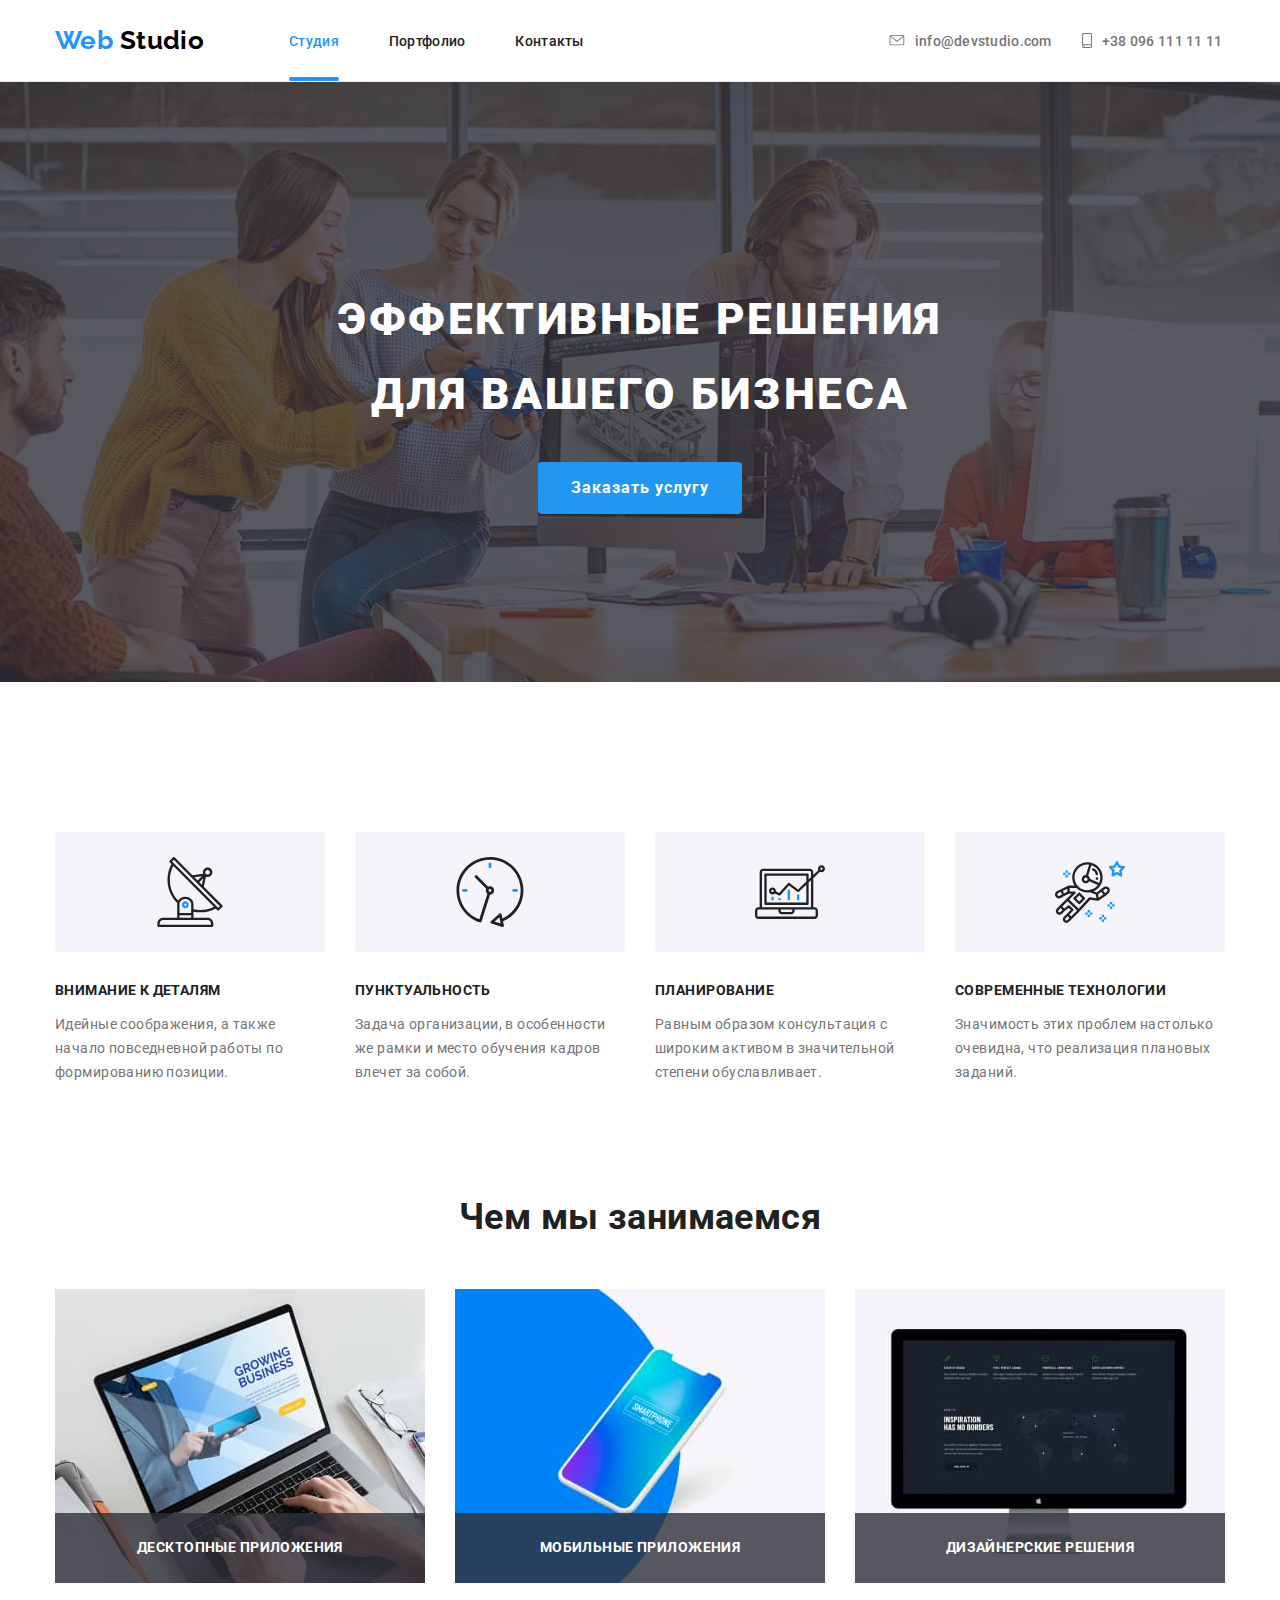
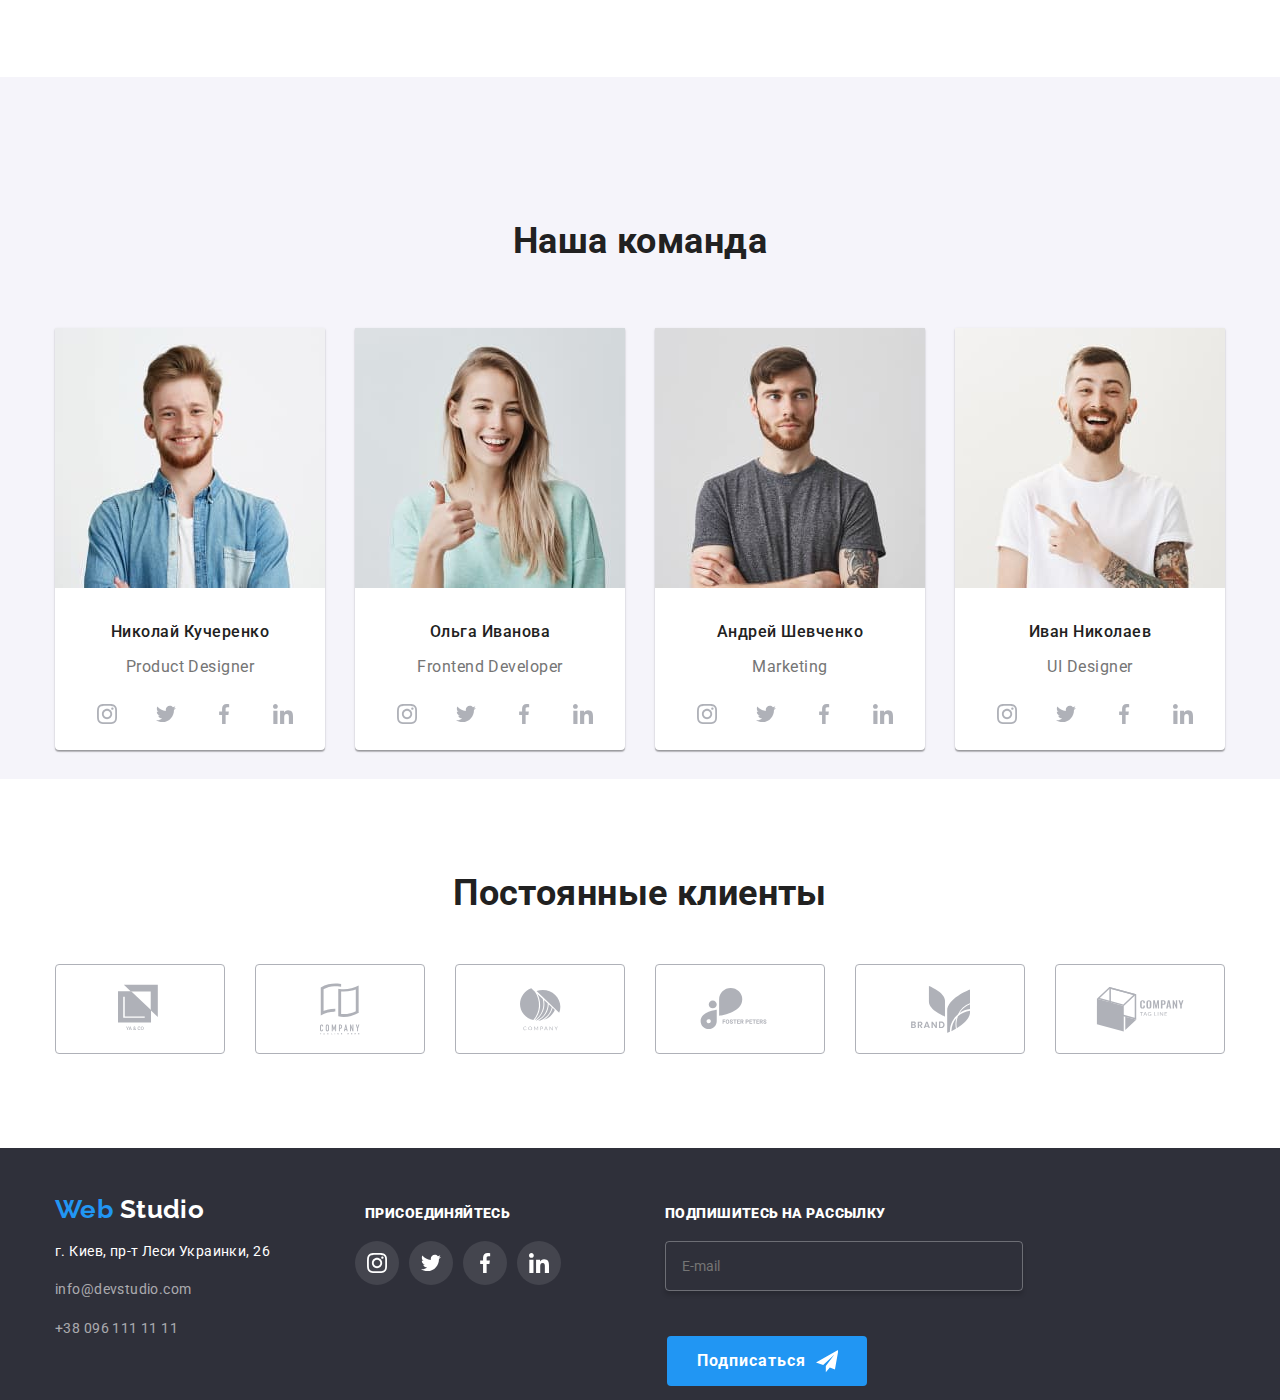
<file: index.html>
<!DOCTYPE html>
<html lang="ru">
  <head>
    <meta charset="UTF-8" />
    <meta name="viewport" content="width=device-width, initial-scale=1.0" />
    <title>Вебстудия</title>
    <link
      href="https://fonts.googleapis.com/css2?family=Raleway:wght@700&family=Roboto:wght@400;500;700&display=swap"
      rel="stylesheet"
    />
    <link
      rel="stylesheet"
      href="https://cdnjs.cloudflare.com/ajax/libs/modern-normalize/0.6.0/modern-normalize.min.css"
    />
    <link rel="stylesheet" href="./css/style.css" />
  </head>
  <body>
    <!--Шапка сайта-->
    <header class="page-header">
      <div class="container-header">
        <nav class="container main-nav">
          <a href="./index.html" class="logo"
            >Web<span class="logo header"> Studio</span></a
          >
          <ul class="site-nav list">
            <li class="item">
              <a href="./index.html" class="link-current">Студия</a>
            </li>
            <li class="item">
              <a href="./portfolio.html" class="link">Портфолио</a>
            </li>
            <li class="item"><a href="" class="link">Контакты</a></li>
          </ul>
        </nav>
        <ul class="contacts list">
          <li class="item envelope">
            <a
              class="link-list"
              href="mailto:info@devstudio.com"
              aria-label="Отправить имейл"
            >
              <svg class="adress-icon" width="16" height="11">
                <use href="./img/sprite.svg#envelope"></use>
              </svg>
              info@devstudio.com</a
            >
          </li>
          <li class="item smartphone">
            <a href="tel:+380961111111" class="link-list" aria-label="Позвонить"
              ><svg class="adress-icon" width="10" height="15">
                <use href="./img/sprite.svg#smartphone"></use>
              </svg>
              +38 096 111 11 11</a
            >
          </li>
        </ul>
      </div>
    </header>

    <main>
      <!-- Герой -->
      <section class="hero">
        <div class="box">
          <h1 class="hero-title">
            Эффективные решения<br />
            для вашего бизнеса
          </h1>
          <button data-modal-open class="button primary">
            Заказать услугу
          </button>
          </div>
        </div>
      </section>

      <!-- Преимущества -->
      <section class="section">
        <div class="features-container">
          <h2 class="section-title invisible">Преимущества</h2>

          <ul class="features">
            <li class="features-item">
              <div class="features-icon-container">
                <svg class="features-icon">
                  <use href="./img/sprite.svg#antenna"></use>
                </svg>
              </div>
              <h3 class="title">Внимание к деталям</h3>
              <p class="feature">
                Идейные соображения, а также начало повседневной работы по
                формированию позиции.
              </p>
            </li>
            <li class="features-item">
              <div class="features-icon-container">
                <svg class="features-icon">
                  <use href="./img/sprite.svg#clock"></use>
                </svg>
              </div>
              <h3 class="title">Пунктуальность</h3>
              <p class="feature">
                Задача организации, в особенности же рамки и место обучения
                кадров влечет за собой.
              </p>
            </li>
            <li class="features-item">
              <div class="features-icon-container">
                <svg class="features-icon">
                  <use href="./img/sprite.svg#diagram"></use>
                </svg>
              </div>
              <h3 class="title">Планирование</h3>
              <p class="feature">
                Равным образом консультация с широким активом в значительной
                степени обуславливает.
              </p>
            </li>
            <li class="features-item">
              <div class="features-icon-container">
                <svg class="features-icon">
                  <use href="./img/sprite.svg#astronaut"></use>
                </svg>
              </div>
              <h3 class="title">Современные технологии</h3>
              <p class="feature">
                Значимость этих проблем настолько очевидна, что реализация
                плановых заданий.
              </p>
            </li>
          </ul>
        </div>
      </section>

      <!-- Чем мы занимаемся -->
      <section class="section">
        <div class="container-occupation">
          <h2 class="section-title">Чем мы занимаемся</h2>
          <ul class="occupation-list">
            <li class="occupation-item">
              <img
                class="occupation-img"
                src="./img/box1.jpg"
                alt="Десктопные приложения"
                width="370"
              />
              >
              <h3 class="occupation-title">Десктопные приложения</h3>
            </li>
            <li class="occupation-item">
              <img
                class="occupation-img"
                src="./img/box2.jpg"
                alt="Мобильные приложения"
                width="370"
              />
              <h3 class="occupation-title">Мобильные приложения</h3>
            </li>
            <li class="occupation-item">
              <img
                class="occupation-img"
                src="./img/box3.jpg"
                alt="Дизайнерские решения"
                width="370"
              />
              <h3 class="occupation-title">Дизайнерские решения</h3>
            </li>
          </ul>
        </div>
      </section>

      <!-- Наша команда -->
      <section class="section team">
        <h2 class="section-title header">Наша команда</h2>
        <div class="ourteam">
          <ul class="team-list">
            <li class="team-item">
              <img
                src="./img/img(1).jpg"
                alt="Николай Кучеренко Продакт дизайнер компании"
              />
              <h3 class="team-title">Николай Кучеренко</h3>
              <p class="profession">
                <a lang="en">Product Designer</a>
              </p>
            </li>

            <li class="sociallinks-item">
              <a
                class="social-links"
                href="https://www.instagram.com/"
                aria-label="Ссылка на Instagram"
                ><svg class="social-icon">
                  <use href="./img/sprite.svg#instagram"></use>
                </svg>
              </a>
            </li>
            <li class="sociallinks-item">
              <a
                class="social-links"
                href="https://twitter.com/"
                aria-label="Ссылка на Twitter"
                ><svg class="social-icon">
                  <use href="./img/sprite.svg#twitter"></use>
                </svg>
              </a>
            </li>
            <li class="sociallinks-item">
              <a
                class="social-links"
                href="https://www.facebook.com/"
                aria-label="Ссылка на Facebook"
                ><svg class="social-icon">
                  <use href="./img/sprite.svg#facebook"></use>
                </svg>
              </a>
            </li>
            <li class="sociallinks-item">
              <a
                class="social-links"
                href="https://www.linkedin.com/"
                aria-label="Ссылка на LinkedIn"
                ><svg class="social-icon">
                  <use href="./img/sprite.svg#linkedin"></use>
                </svg>
              </a>
            </li>
          </ul>
          <ul class="team-list">
            <li class="team-item">
              <img
                src="./img/img(2).jpg"
                alt="Ольга Иванова Фронтенд разработчик компании"
              />
              <h3 class="team-title">Ольга Иванова</h3>
              <p class="profession">
                <a lang="en">Frontend Developer</a>
              </p>
            </li>

            <li class="sociallinks-item">
              <a
                class="social-links"
                href="https://www.instagram.com/"
                aria-label="Ссылка на Instagram"
                ><svg class="social-icon">
                  <use href="./img/sprite.svg#instagram"></use>
                </svg>
              </a>
            </li>
            <li class="sociallinks-item">
              <a
                class="social-links"
                href="https://twitter.com/"
                aria-label="Ссылка на Twitter"
                ><svg class="social-icon">
                  <use href="./img/sprite.svg#twitter"></use>
                </svg>
              </a>
            </li>
            <li class="sociallinks-item">
              <a
                class="social-links"
                href="https://www.facebook.com/"
                aria-label="Ссылка на Facebook"
                ><svg class="social-icon">
                  <use href="./img/sprite.svg#facebook"></use>
                </svg>
              </a>
            </li>
            <li class="sociallinks-item">
              <a
                class="social-links"
                href="https://www.linkedin.com/"
                aria-label="Ссылка на LinkedIn"
                ><svg class="social-icon">
                  <use href="./img/sprite.svg#linkedin"></use>
                </svg>
              </a>
            </li>
          </ul>

          <ul class="team-list">
            <li class="team-item">
              <img
                src="./img/img(3).jpg"
                alt="Андрей Шевченко маркетолог компании"
              />
              <h3 class="team-title">Андрей Шевченко</h3>
              <p class="profession">
                <a lang="en">Marketing</a>
              </p>
            </li>

            <li class="sociallinks-item">
              <a
                class="social-links"
                href="https://www.instagram.com/"
                aria-label="Ссылка на Instagram"
                ><svg class="social-icon">
                  <use href="./img/sprite.svg#instagram"></use>
                </svg>
              </a>
            </li>
            <li class="sociallinks-item">
              <a
                class="social-links"
                href="https://twitter.com/"
                aria-label="Ссылка на Twitter"
                ><svg class="social-icon">
                  <use href="./img/sprite.svg#twitter"></use>
                </svg>
              </a>
            </li>
            <li class="sociallinks-item">
              <a
                class="social-links"
                href="https://www.facebook.com/"
                aria-label="Ссылка на Facebook"
                ><svg class="social-icon">
                  <use href="./img/sprite.svg#facebook"></use>
                </svg>
              </a>
            </li>
            <li class="sociallinks-item">
              <a
                class="social-links"
                href="https://www.linkedin.com/"
                aria-label="Ссылка на LinkedIn"
                ><svg class="social-icon">
                  <use href="./img/sprite.svg#linkedin"></use>
                </svg>
              </a>
            </li>
          </ul>
          <ul class="team-list">
            <li class="team-item">
              <img
                src="./img/img(4).jpg"
                alt="Иван Николаев дизайнер компании"
              />
              <h3 class="team-title">Иван Николаев</h3>
              <p class="profession">
                <a lang="en">UI Designer</a>
              </p>
            </li>

            <li class="sociallinks-item">
              <a
                class="social-links"
                href="https://www.instagram.com/"
                aria-label="Ссылка на Instagram"
                ><svg class="social-icon">
                  <use href="./img/sprite.svg#instagram"></use>
                </svg>
              </a>
            </li>
            <li class="sociallinks-item">
              <a
                class="social-links"
                href="https://twitter.com/"
                aria-label="Ссылка на Twitter"
                ><svg class="social-icon">
                  <use href="./img/sprite.svg#twitter"></use>
                </svg>
              </a>
            </li>
            <li class="sociallinks-item">
              <a
                class="social-links"
                href="https://www.facebook.com/"
                aria-label="Ссылка на Facebook"
                ><svg class="social-icon">
                  <use href="./img/sprite.svg#facebook"></use>
                </svg>
              </a>
            </li>
            <li class="sociallinks-item">
              <a
                class="social-links"
                href="https://www.linkedin.com/"
                aria-label="Ссылка на LinkedIn"
                ><svg class="social-icon">
                  <use href="./img/sprite.svg#linkedin"></use>
                </svg>
              </a>
            </li>
          </ul>
        </div>
      </section>

      <!-- Постоянные клиенты -->
      <section class="section">
        <div class="container-clients">
          <h2 class="section-title">Постоянные клиенты</h2>
          <ul class="clients-list">
            <li class="clients-item">
              <a class="clients-link" href="" aria-label="Логотип компании">
                <svg class="clients-icon" width="44" height="50">
                  <use href="./img/sprite.svg#logo1"></use>
                </svg>
              </a>
            </li>
            <li class="clients-item">
              <a class="clients-link" href="" aria-label="Логотип компании">
                <svg class="clients-icon" width="40" height="52">
                  <use href="./img/sprite.svg#logo2"></use>
                </svg>
              </a>
            </li>
            <li class="clients-item">
              <a class="clients-link" href="" aria-label="Логотип компании">
                <svg class="clients-icon" width="41" height="43">
                  <use href="./img/sprite.svg#logo3"></use>
                </svg>
              </a>
            </li>
            <li class="clients-item">
              <a class="clients-link" href="" aria-label="Логотип компании">
                <svg class="clients-icon" width="80" height="42">
                  <use href="./img/sprite.svg#logo4"></use>
                </svg>
              </a>
            </li>
            <li class="clients-item">
              <a class="clients-link" href="" aria-label="Логотип компании">
                <svg class="clients-icon" width="59" height="47">
                  <use href="./img/sprite.svg#logo5"></use>
                </svg>
              </a>
            </li>
            <li class="clients-item">
              <a class="clients-link" href="" aria-label="Логотип компании">
                <svg class="clients-icon" width="89" height="45">
                  <use href="./img/sprite.svg#logo6"></use>
                </svg>
              </a>
            </li>
          </ul>
        </div>
      </section>
    </main>

    <!-- Футер -->
    <footer class="footer">
      <div class="footer-container">
        <div class="footer-address">
          <a href="./index.html" class="logo"
            >Web<span class="logo footer"> Studio</span></a
          >
          <address class="address">
            <p class="address-title">г. Киев, пр-т Леси Украинки, 26</p>
            <p>
              <a class="address-link" href="mailto:info@devstudio.com"
                >info@devstudio.com</a
              >
            </p>
            <p>
              <a class="address-link" href="tel:+380961111111"
                >+38 096 111 11 11</a
              >
            </p>
          </address>
        </div>
        <div class="social-container">
          <span class="footer-title"><b>Присоединяйтесь</b></span>
          <ul class="social-network list">
            <li class="social-icon-list">
              <a
                class="social-links-footer"
                href="https://www.instagram.com/"
                aria-label="Ссылка на Instagram"
              >
                <svg class="social-links-icon">
                  <use href="./img/sprite.svg#instagram"></use>
                </svg>
              </a>
            </li>
            <li class="social-icon-list">
              <a
                class="social-links-footer"
                href="https://twitter.com/"
                aria-label="Ссылка на Twitter"
                ><svg class="social-links-icon">
                  <use href="./img/sprite.svg#twitter"></use>
                </svg>
              </a>
            </li>
            <li class="social-icon-list">
              <a
                class="social-links-footer"
                href="https://www.facebook.com/"
                aria-label="Ссылка на Facebook"
              >
                <svg class="social-links-icon">
                  <use href="./img/sprite.svg#facebook"></use>
                </svg>
              </a>
            </li>
            <li class="social-icon-list">
              <a
                class="social-links-footer"
                href="https://www.linkedin.com/"
                aria-label="Ссылка на LinkedIn"
              >
                <svg class="social-links-icon">
                  <use href="./img/sprite.svg#linkedin"></use>
                </svg>
              </a>
            </li>
          </ul>
        </div>
        <div class="subscribe-conteiner">
          <span class="footer-title"><b>Подпишитесь на рассылку</b></span>
          <form class="footer-form">
            <label class="footer-form-label">
              <input
                type="email"
                class="footer-form-input"
                name="name"
                placeholder="E-mail"
              />
            </label>
            <button class="button secondary" href="" aria-label="Подписаться">
              Подписаться
              <svg class="icon-send">
                <use href="./img/sprite.svg#icon_send"></use>
              </svg>
            </button>
          </form>
        </div>
      </div>
    </footer>

<!-- Модальное окно -->

  <div data-modal class="backdrop is-hidden">
        <div class="modal">
  <button type="button" class="form-close" data-modal-close><svg class="form-icon-close">
    <use href="./img/sprite.svg#close"></use>
  </svg></button>
  <h1 class="form-header">
    Оставьте свои данные, мы вам перезвоним
  </h1>
  <form autocomplete="on" class="form data-form">
  <div class="form-field">
      
    <input type="text" class="form-input" name="name" id="name" placeholder=" " autocomplete="name"/>
         <label for="name" class="form-label">Имя</label>
          <svg class="form-icon">
            <use href="./img/sprite.svg#name"></use>
          </svg>
  </div>
  <div class="form-field">
        <input type="tel" class="form-input" name="tel" id="tel" placeholder=" " autocomplete="tel"/>
    <label for="tel" class="form-label">Телефон</label>
    <svg class="form-icon">
      <use href="./img/sprite.svg#tel"></use>
    </svg>
  </div>
  <div class="form-field">
    <input type="email" class="form-input" name="mail" id="mail" placeholder=" " autocomplete="email"/>
    <label for="mail" class="form-label">Почта</label>
        <svg class="form-icon">
          <use href="./img/sprite.svg#email"></use>
        </svg>
  </div>
  <div class="form-field">
  <label for="comment"></label>
  <textarea class="comment" name="comment" id="comment" rows="5" cols="45" placeholder="Комментарий" autocomplete="off"></textarea>
  </div>
  <div class="policy">
  <label class="checkbox-label">
  <input class="checkbox" type="checkbox" name="policy" value="policy" />
  <span class="policy-icon">Соглашаюсь с рассылкой и принимаю <a class="policy-link" href="index.html">Условия договора</a></span>
  </label>
  </div>
  <button class="button primary form-submit" type="submit">
    Отправить
  </button>
    
  </div>
  </form>
      <script>
      const { height: pageHeaderHeight } = document
        .querySelector(".page-header")
        .getBoundingClientRect();
      document.body.style.paddingTop = `${pageHeaderHeight}px`;
    </script>

    <script>
      (() => {
        document
          .querySelector(".js-speaker-form")
          .addEventListener("submit", (e) => {
            e.preventDefault();
            new FormData(e.currentTarget).forEach((value, name) =>
              console.log("${name}: ${value}")
            );
          });
      })();
    </script>

    <script src="./js/modal.js"></script>
  </body>
</html>
</file>
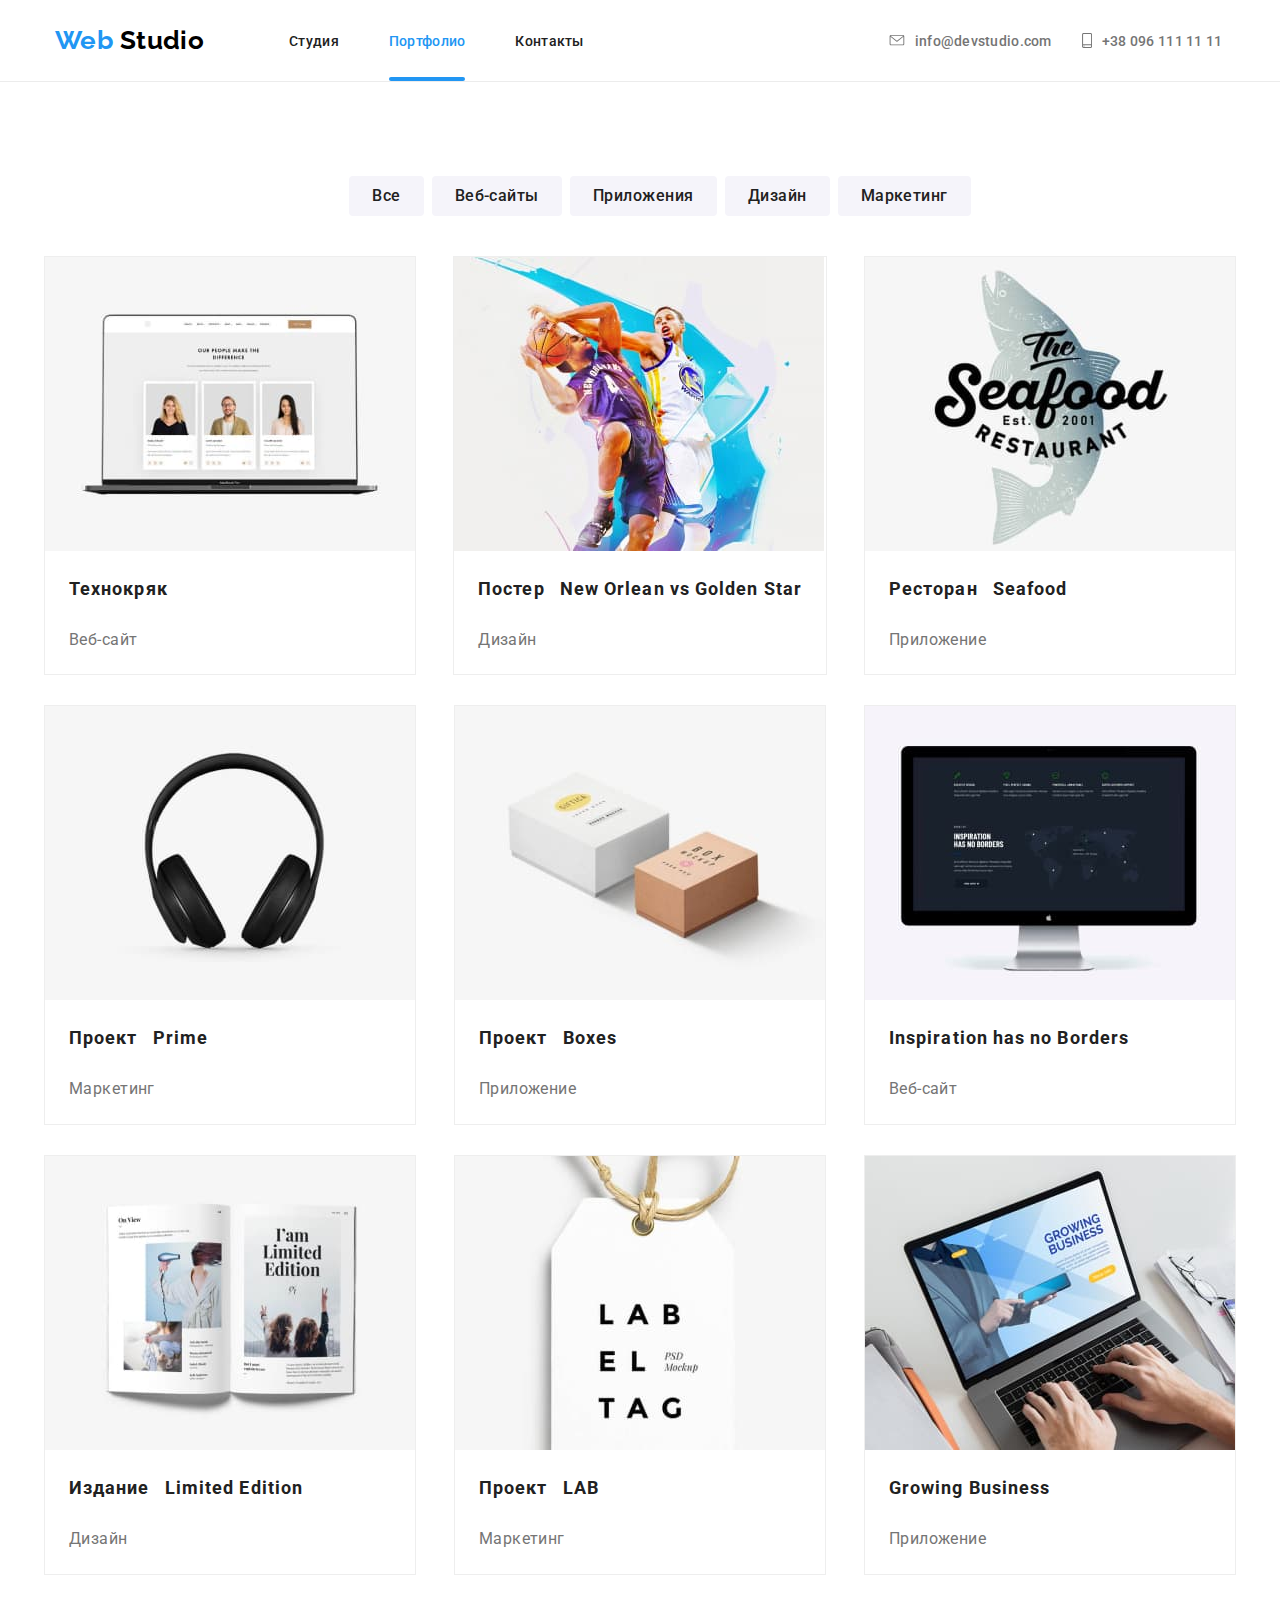
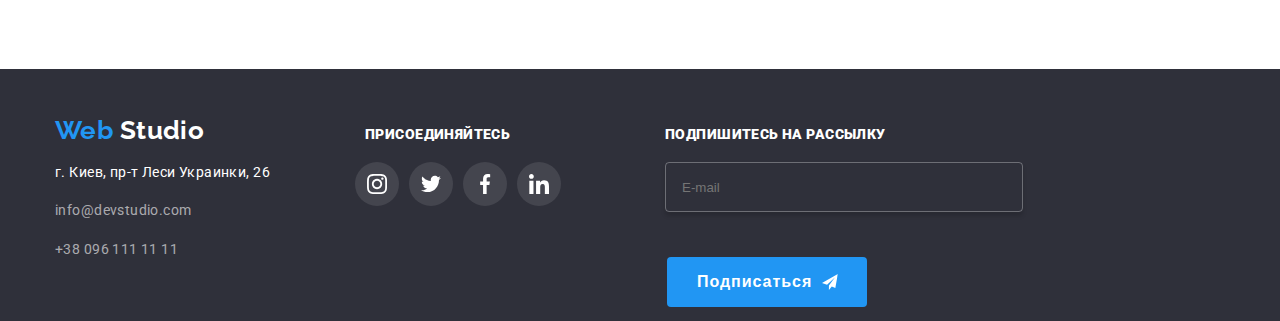
<file: portfolio.html>
<!DOCTYPE html>
<html lang="ru">
  <head>
    <meta charset="UTF-8" />
    <meta name="viewport" content="width=device-width, initial-scale=1.0" />
    <title>Вебстудия</title>
    <link
      href="https://fonts.googleapis.com/css2?family=Raleway:wght@700&family=Roboto:wght@400;500;700&display=swap"
      rel="stylesheet"
    />
    <link rel="stylesheet" href="./css/style.css" />
  </head>
  <body>
    <!--Шапка сайта-->
    <header class="page-header">
      <div class="container-header">
        <nav class="container main-nav">
          <a href="./index.html" class="logo"
            >Web<span class="logo header"> Studio</span></a
          >
          <ul class="site-nav list">
            <li class="item">
              <a href="./index.html" class="link">Студия</a>
            </li>
            <li class="item">
              <a href="./portfolio.html" class="link-current">Портфолио</a>
            </li>
            <li class="item"><a href="" class="link">Контакты</a></li>
          </ul>
        </nav>
        <ul class="contacts list">
          <li class="item envelope">
            <a
              class="link-list"
              href="mailto:info@devstudio.com"
              aria-label="Отправить имейл"
            >
              <svg class="adress-icon" width="16" height="11">
                <use href="./img/sprite.svg#envelope"></use>
              </svg>
              info@devstudio.com</a
            >
          </li>
          <li class="item smartphone">
            <a href="tel:+380961111111" class="link-list" aria-label="Позвонить"
              ><svg class="adress-icon" width="10" height="15">
                <use href="./img/sprite.svg#smartphone"></use>
              </svg>
              +38 096 111 11 11</a
            >
          </li>
        </ul>
      </div>
    </header>

    <main>
      <!-- Портфолио навигация -->
      <section>
        <h1 class="section-title invisible">Портфолио навигация</h1>
        <div class="container-portfolionav">
          <nav>
            <ul class="porfolio-nav">
              <li class="porfolio-item">
                <buttonn type="buttonn" class="porfolio-link">Все</buttonn>
              </li>
              <li class="porfolio-item">
                <buttonn type="buttonn" class="porfolio-link"
                  >Веб-сайты</buttonn
                >
              </li>
              <li class="porfolio-item">
                <buttonn type="buttonn" class="porfolio-link"
                  >Приложения</buttonn
                >
              </li>
              <li class="porfolio-item">
                <buttonn type="buttonn" class="porfolio-link">Дизайн</buttonn>
              </li>
              <li class="porfolio-item">
                <buttonn type="buttonn" class="porfolio-link"
                  >Маркетинг</buttonn
                >
              </li>
            </ul>
          </nav>
        </div>
      </section>

      <!-- Портфолио -->

      <section>
        <h2 class="section-title invisible">Портфолио</h2>
        <div class="container-portfolio">
          <ul class="features-portfolio">
            <li class="features-list">
              <a class="portfolio-card" href="">
                <div class="thumb">
                  <img
                    class="porfolio-img"
                    src="./img/img_1.jpg"
                    alt="Технокряк"
                    width="370"
                  />
                  <p class="subtext-portfolio">
                    Технокряк это современная площадка распространения
                    коронавируса. Компании используют эту платформу для
                    цифрового шпионажа и атак на защищённые сервера конкурентов.
                  </p>
                </div>
                <div class="container-subtitle">
                  <h3 class="title-portfolio">Технокряк</h3>
                  <p class="subtitle-portfolio">Веб-сайт</p>
                </div>
              </a>
            </li>

            <li class="features-list">
              <a class="portfolio-card" href="">
                <div class="thumb">
                  <img
                    class="porfolio-img"
                    src="./img/img_2.jpg"
                    alt="Постер New Orlean vs Golden Star"
                    width="370"
                  />
                  <p class="subtext-portfolio">
                    Технокряк это современная площадка распространения
                    коронавируса. Компании используют эту платформу для
                    цифрового шпионажа и атак на защищённые сервера конкурентов.
                  </p>
                </div>
                <div class="container-subtitle">
                  <h3 class="title-portfolio">
                    Постер &nbsp;
                    <span lang="en">New Orlean vs Golden Star</span>
                  </h3>
                  <p class="subtitle-portfolio">Дизайн</p>
                </div>
              </a>
            </li>

            <li class="features-list">
              <a class="portfolio-card" href="">
                <div class="thumb">
                  <img
                    class="porfolio-img"
                    src="./img/img_3.jpg"
                    alt="Ресторан Seafood"
                    width="370"
                  />
                  <p class="subtext-portfolio">
                    Технокряк это современная площадка распространения
                    коронавируса. Компании используют эту платформу для
                    цифрового шпионажа и атак на защищённые сервера конкурентов.
                  </p>
                </div>
                <div class="container-subtitle">
                  <h3 class="title-portfolio">
                    Ресторан &nbsp; <span lang="en">Seafood</span>
                  </h3>
                  <p class="subtitle-portfolio">Приложение</p>
                </div>
              </a>
            </li>

            <li class="features-list">
              <a class="portfolio-card" href="">
                <div class="thumb">
                  <img
                    class="porfolio-img"
                    src="./img/img_4.jpg"
                    alt="Проект Prime"
                    width="370"
                  />
                  <p class="subtext-portfolio">
                    Технокряк это современная площадка распространения
                    коронавируса. Компании используют эту платформу для
                    цифрового шпионажа и атак на защищённые сервера конкурентов.
                  </p>
                </div>
                <div class="container-subtitle">
                  <h3 class="title-portfolio">
                    Проект &nbsp; <span lang="en">Prime</span>
                  </h3>
                  <p class="subtitle-portfolio">Маркетинг</p>
                </div>
              </a>
            </li>

            <li class="features-list">
              <a class="portfolio-card" href="">
                <div class="thumb">
                  <img
                    class="porfolio-img"
                    src="./img/img_5.jpg"
                    alt="Проект Boxes"
                    width="370"
                  />
                  <p class="subtext-portfolio">
                    Технокряк это современная площадка распространения
                    коронавируса. Компании используют эту платформу для
                    цифрового шпионажа и атак на защищённые сервера конкурентов.
                  </p>
                </div>
                <div class="container-subtitle">
                  <h3 class="title-portfolio">
                    Проект &nbsp; <span lang="en">Boxes</span>
                  </h3>
                  <p class="subtitle-portfolio">Приложение</p>
                </div>
              </a>
            </li>

            <li class="features-list">
              <a class="portfolio-card" href="">
                <div class="thumb">
                  <img
                    class="porfolio-img"
                    src="./img/img_6.jpg"
                    alt="Inspiration has no Borders"
                    width="370"
                  />
                  <p class="subtext-portfolio">
                    Технокряк это современная площадка распространения
                    коронавируса. Компании используют эту платформу для
                    цифрового шпионажа и атак на защищённые сервера конкурентов.
                  </p>
                </div>
                <div class="container-subtitle">
                  <h3 class="title-portfolio">
                    <span lang="en">Inspiration has no Borders</span>
                  </h3>
                  <p class="subtitle-portfolio">Веб-сайт</p>
                </div>
              </a>
            </li>

            <li class="features-list">
              <a class="portfolio-card" href="">
                <div class="thumb">
                  <img
                    class="porfolio-img"
                    src="./img/img_7.jpg"
                    alt="Издание Limited Edition"
                    width="370"
                  />
                  <p class="subtext-portfolio">
                    Технокряк это современная площадка распространения
                    коронавируса. Компании используют эту платформу для
                    цифрового шпионажа и атак на защищённые сервера конкурентов.
                  </p>
                </div>
                <div class="container-subtitle">
                  <h3 class="title-portfolio">
                    Издание &nbsp; <span lang="en">Limited Edition</span>
                  </h3>
                  <p class="subtitle-portfolio">Дизайн</p>
                </div>
              </a>
            </li>

            <li class="features-list">
              <a class="portfolio-card" href="">
                <div class="thumb">
                  <img
                    class="porfolio-img"
                    src="./img/img_8.jpg"
                    alt="Проект LAB"
                    width="370"
                  />
                  <p class="subtext-portfolio">
                    Технокряк это современная площадка распространения
                    коронавируса. Компании используют эту платформу для
                    цифрового шпионажа и атак на защищённые сервера конкурентов.
                  </p>
                </div>
                <div class="container-subtitle">
                  <h3 class="title-portfolio">
                    Проект &nbsp; <span lang="en">LAB</span>
                  </h3>
                  <p class="subtitle-portfolio">Маркетинг</p>
                </div>
              </a>
            </li>

            <li class="features-list">
              <a class="portfolio-card" href="">
                <div class="thumb">
                  <img
                    class="porfolio-img"
                    src="./img/img_9.jpg"
                    alt="Growing Business"
                    width="370"
                  />
                  <p class="subtext-portfolio">
                    Технокряк это современная площадка распространения
                    коронавируса. Компании используют эту платформу для
                    цифрового шпионажа и атак на защищённые сервера конкурентов.
                  </p>
                </div>
                <div class="container-subtitle">
                  <h3 class="title-portfolio">
                    <span lang="en">Growing Business</span>
                  </h3>
                  <p class="subtitle-portfolio">Приложение</p>
                </div>
              </a>
            </li>
          </ul>
        </div>
      </section>
    </main>

    <!-- Футер -->
    <footer class="footer">
      <div class="footer-container">
        <div class="footer-address">
          <a href="./index.html" class="logo"
            >Web<span class="logo footer"> Studio</span></a
          >
          <address class="address">
            <p class="address-title">г. Киев, пр-т Леси Украинки, 26</p>
            <p>
              <a class="address-link" href="mailto:info@devstudio.com"
                >info@devstudio.com</a
              >
            </p>
            <p>
              <a class="address-link" href="tel:+380961111111"
                >+38 096 111 11 11</a
              >
            </p>
          </address>
        </div>
        <div class="social-container">
          <span class="footer-title"><b>Присоединяйтесь</b></span>
          <ul class="social-network list">
            <li class="social-icon-list">
              <a
                class="social-links-footer"
                href="https://www.instagram.com/"
                aria-label="Ссылка на Instagram"
              >
                <svg class="social-links-icon">
                  <use href="./img/sprite.svg#instagram"></use>
                </svg>
              </a>
            </li>
            <li class="social-icon-list">
              <a
                class="social-links-footer"
                href="https://twitter.com/"
                aria-label="Ссылка на Twitter"
                ><svg class="social-links-icon">
                  <use href="./img/sprite.svg#twitter"></use>
                </svg>
              </a>
            </li>
            <li class="social-icon-list">
              <a
                class="social-links-footer"
                href="https://www.facebook.com/"
                aria-label="Ссылка на Facebook"
              >
                <svg class="social-links-icon">
                  <use href="./img/sprite.svg#facebook"></use>
                </svg>
              </a>
            </li>
            <li class="social-icon-list">
              <a
                class="social-links-footer"
                href="https://www.linkedin.com/"
                aria-label="Ссылка на LinkedIn"
              >
                <svg class="social-links-icon">
                  <use href="./img/sprite.svg#linkedin"></use>
                </svg>
              </a>
            </li>
          </ul>
        </div>
        <div class="subscribe-conteiner">
          <span class="footer-title"><b>Подпишитесь на рассылку</b></span>
          <form class="footer-form">
            <label class="footer-form-label">
              <input
                type="email"
                class="footer-form-input"
                name="name"
                placeholder="E-mail"
              />
            </label>
            <button class="button secondary" href="" aria-label="Подписаться">
              Подписаться
              <svg class="icon-send">
                <use href="./img/sprite.svg#icon_send"></use>
              </svg>
            </button>
          </form>
        </div>
      </div>
    </footer>
  </body>
</html>
</file>
<file: css/style.css>
/* цвет основного текста #212121 */
/* вторичный цвет текста  #757575;*/
/* белый #FFFFFF  */
/* акцент #2196F3 */
/* вторичный цвет фона #F5F4FA; */
/* цвет иконок #AFB1B8; */
/* цвет фона футера #2F303A */

:root {
  --primary-white-color: #ffffff;
  --secondary-white-color: #f5f4fa;
  --logo-black-color: #000000;
  --primary-text-color: #212121;
  --title-text-color: #757575;
  --accent-color: #2196f3;
  --icon-color: #afb1b8;
  --footer-color: #2f303a;
  --footer-social-color: rgba(255, 255, 255, 0.1);
  --timing-function: cubic-bezier(0.4, 0, 0.2, 1);
  --transition-duration: 250ms;
}

/* Утилиты */

.list,
.link {
  padding: 0;
  margin: 0;
  list-style: none;
  text-decoration: none;
}

body {
  margin: 0;
  background-color: var(--primary-white-color);
  color: var(--primary-text-color);
  font-family: Roboto, sans-serif;
  font-style: normal;
  font-weight: 400;
  font-size: 14px;
  line-height: 1.71;
  letter-spacing: 0.03em;
}

/* Шапка сайта */

.page-header {
  position: fixed;
  z-index: 1;
  width: 100%;
  top: 0;
  left: 0;
  min-height: 81px;
  background-color: var(--primary-white-color);
  border-bottom: 1px solid #ececec;
}

.container-header {
  display: flex;
  margin-top: 0;
  margin-bottom: 0;
  margin-left: auto;
  margin-right: auto;
  width: 1170px;
  height: 81px;
}

.main-nav {
  display: flex;
  align-items: center;
  margin: 0;
}

.site-nav {
  display: flex;
}

.logo {
  color: var(--accent-color);
  text-decoration: none;
  font-family: Raleway, sans-serif;
  font-style: bold;
  font-weight: 700;
  font-size: 26px;
  line-height: 1.19;
}

.logo .header {
  margin-right: 85px;
  color: var(--logo-black-color);
}

.logo .footer {
  color: var(--primary-white-color);
}

.adress-icon {
  display: flex;
  margin-right: 10px;
  fill: currentColor;
  align-items: center;
}

.site-nav .link {
  position: relative;
  display: block;
  padding-top: 32px;
  padding-bottom: 32px;
  align-items: center;
  color: var(--primary-text-color);
  font-style: normal;
  font-weight: 500;
  font-size: 14px;
  line-height: 16px;
  letter-spacing: 0.02em;
  transition-property: var(--accent-color);
}

.site-nav .link:hover,
.site-nav .link:focus {
  color: var(--accent-color);
}

.link::after {
  content: "";
  position: absolute;
  width: 100%;
  height: 4px;
  bottom: 0;
  border-radius: 2px;
  background-color: var(--accent-color);
  display: block;
  opacity: 0;
  transform: scaleX(0);
  transition: var(--timing-function) var(--transition-duration);
}

.link:hover::after {
  display: block;
  opacity: 1;
  transform: scaleX(1);
}

.adress-icon:hover {
  fill: var(--accent-color);
}

.link-current {
  position: relative;
  display: block;
  padding-top: 32px;
  padding-bottom: 32px;

  color: var(--accent-color);
  font-style: normal;
  font-weight: 500;
  font-size: 14px;
  line-height: 16px;
  letter-spacing: 0.02em;
  list-style: none;
  text-decoration: none;
}

.site-nav .item:not(:last-child) {
  margin-right: 50px;
}

.link-current::after {
  content: "";
  position: absolute;
  display: block;
  width: 100%;
  height: 4px;
  bottom: 0;
  border-radius: 2px;
  background-color: var(--accent-color);
}

.link-current:hover::after {
  display: block;
}

.contacts {
  display: flex;
  align-items: center;
  margin-left: 305px;
}

.contacts .item + .item {
  display: flex;
  margin-left: 30px;
}

.link-list {
  display: flex;
  align-items: center;

  color: var(--title-text-color);
  font-style: normal;
  font-weight: 500;
  font-size: 14px;
  line-height: 16px;
  letter-spacing: 0.02em;
  list-style: none;
  text-decoration: none;
  vertical-align: baseline;
  transition-property: var(--accent-color);
  transition-duration: var(--transition-duration);
  transition-timing-function: var(--timing-function);
}

.contacts .link-list:hover,
.contacts .link-list:focus {
  color: var(--accent-color);
}

/* Футер */

.footer {
  margin-top: 0;
  margin-bottom: 0;
  margin-left: auto;
  margin-right: auto;
  height: 252px;
  background: var(--footer-color);
}

.footer-container {
  display: flex;
  margin-top: 94px;
  margin-bottom: 0;
  margin-left: auto;
  margin-right: auto;
  width: 1170px;
  align-items: baseline;
}

.footer-address {
  display: flex;
  flex-direction: column;
  width: 231px;
  padding-top: 45px;
  padding-bottom: 28px;
}

.address-title {
  font-style: normal;
  font-weight: normal;
  width: 231px;
  font-size: 14px;
  line-height: 24px;
  letter-spacing: 0.03em;

  color: var(--primary-white-color);
}

.address-link {
  font-style: normal;
  font-weight: normal;
  font-size: 14px;
  line-height: 24px;
  letter-spacing: 0.03em;

  color: rgba(255, 255, 255, 0.6);
  list-style: none;
  text-decoration: none;

  transition-property: var(--accent-color);
  transition-duration: var(--transition-duration);
  transition-timing-function: var(--timing-function);
}

.address-link:hover,
.address-link:focus {
  color: var(--accent-color);
}

.social-container {
  display: block;
  margin-left: 69px;
}

.social-links-footer {
  display: block;
  width: 20px;
  height: 20px;
  color: var(--primary-white-color);
}

.social-network {
  display: inline-flex;
  min-width: 206px;
  height: 44px;
  list-style: none;
  text-decoration: none;
  margin-top: 20px;
  margin-bottom: 0;
}

.social-icon-list {
  display: inline-flex;
  margin: 0 auto;
  height: 44px;
  width: 44px;
  list-style: none;
  text-decoration: none;
  justify-content: center;

  color: var(--primary-white-color);
  background-color: var(--footer-social-color);
  border-radius: 50%;
  list-style: none;
  text-decoration: none;
  align-items: center;
  justify-content: center;
}

.social-icon-list:not(:first-child) {
  margin-left: 10px;
}

.social-links-icon {
  display: inline-flex;
  width: 20px;
  height: 20px;
  text-align: center;
  align-items: center;
  justify-content: center;
  fill: currentColor;

  transition-property: var(--accent-color);
  transition-duration: var(--transition-duration);
  transition-timing-function: var(--timing-function);
}

.social-icon-list:hover,
.social-icon-list:focus {
  width: 44px;
  height: 44px;
  background-color: var(--accent-color);
}

.subscribe-conteiner {
  margin-top: 57px;
  margin-left: 94px;
}

.footer-title {
  display: block;
  margin-top: 0;
  margin-bottom: 0;
  margin-left: 10px;
  font-weight: 700;
  line-height: 16px;
  text-align: left;
  text-transform: uppercase;

  color: var(--primary-white-color);
}

.footer-form-input {
  margin-top: 20px;
  margin-left: 10px;
  width: 358px;
  height: 50px;
  padding: 15px 16px;
  border: 1px solid rgba(255, 255, 255, 0.3);
  box-sizing: border-box;
  box-shadow: 0px 4px 4px rgba(0, 0, 0, 0.15);
  border-radius: 4px;
  background-color: transparent;
}

/* Кнопка Герой */

.button.primary {
  display: inline-flex;
  border: 1px solid transparent;
  border-radius: 4px;
  padding: 10px 32px;
  min-width: 200px;

  color: var(--primary-white-color);
  background-color: var(--accent-color);

  font-weight: 700;
  font-size: 16px;
  letter-spacing: 0.06em;
  line-height: 1.87;
  text-decoration: none;
  text-align: center;
}

/* Кнопка Футер */

.button.secondary {
  display: inline-flex;
  margin-left: 12px;
  margin-top: 45px;
  width: 200px;
  height: 50px;
  border: 1px solid transparent;
  border-radius: 4px;
  padding-top: 10px;
  padding-bottom: 10px;
  padding-left: 29px;
  padding-right: 28px;

  color: var(--primary-white-color);
  background-color: var(--accent-color);

  font-weight: 700;
  font-size: 16px;
  letter-spacing: 0.06em;
  line-height: 1.87;
  text-decoration: none;
  text-align: center;
  align-items: center;
}

.icon-send {
  margin-left: 10px;
  width: 24px;
  height: 24px;
}

/* Главная страница Web Studio */

/* Герой */

.hero {
  margin-top: 0;
  margin-left: auto;
  margin-right: auto;
  max-width: 1600px;
  height: 600px;
  text-align: center;
}

.box {
  margin-top: 0;
  margin-left: auto;
  margin-right: auto;
  height: 600px;
  background-image: linear-gradient(
      to right,
      rgba(47, 48, 58, 0.8),
      rgba(47, 48, 58, 0.8)
    ),
    url("../img/header_img.jpg");
  background-repeat: no-repeat;
  background-position: center;
  background-size: cover;
}

.hero-title {
  margin-top: 0px;
  margin-bottom: 30px;
  padding-top: 200px;
  color: var(--primary-white-color);
  font-weight: 900;
  font-size: 44px;
  letter-spacing: 0.06em;
  text-transform: uppercase;
}

/* Преимущества */

.features-container {
  margin-top: 94px;
  margin-bottom: 0;
  margin-left: auto;
  margin-right: auto;
  width: 1170px;
}

.features {
  display: flex;
  padding: 0;
  list-style: none;
}

.features-item {
  width: 270px;
  height: 271px;
  padding-left: 0px;

  list-style: none;
  text-decoration: none;
  font-style: normal;
  font-weight: normal;
  font-size: 14px;
  line-height: 24px;
  letter-spacing: 0.03em;

  color: var(--title-text-color);
}

.features-icon-container {
  display: flex;
  margin-left: auto;
  margin-right: auto;
  margin-bottom: 30px;
  height: 120px;
  border-radius: 4px;
  align-items: center;
  justify-content: center;
  background-color: var(--secondary-white-color);
}

.features-icon {
  width: 70px;
  height: 70px;
}

.features-item:not(:first-child) {
  margin-left: 30px;
  width: 270px;
}

.title {
  font-style: normal;
  font-weight: bold;
  font-size: 14px;
  line-height: 16px;
  letter-spacing: 0.03em;
  text-transform: uppercase;
  color: var(--primary-text-color);
}

/* Чем мы занимаемся */

.container-occupation {
  margin-left: auto;
  margin-right: auto;
  margin-top: 94px;
  margin-bottom: 0;
  padding-left: 0px;
}

.section-title {
  display: block;
  margin-left: auto;
  margin-right: auto;
  margin-top: 94px;
  margin-bottom: 0;
  font-weight: 700;
  font-size: 36px;
  line-height: 1.16;
  text-align: center;
  align-items: center;
  color: var(--primary-text-color);
}

.occupation-list {
  display: flex;
  margin-left: auto;
  margin-right: auto;
  margin-top: 50px;
  margin-bottom: 0px;
  width: 1170px;
  height: 294px;
  padding-left: 0px;

  font-weight: 700;
  font-size: 14px;
  line-height: 1.14;
  text-transform: uppercase;

  color: var(--primary-white-color);
}

.occupation-img {
  display: block;
  margin-top: 0px;
  margin-bottom: 0;
  align-items: center;
  width: 370px;
}

.occupation-title {
  position: absolute;
  bottom: 0;
  left: 0;
  width: 100%;
  margin-top: 0px;
  margin-bottom: 0px;
  padding-top: 27px;
  padding-bottom: 27px;

  font-weight: 700;
  font-size: 14px;
  line-height: 1.14;
  text-transform: uppercase;

  color: var(--primary-white-color);
  background: rgba(47, 48, 58, 0.8);

  text-align: center;
  text-decoration: none;
  list-style: none;
}

.occupation-item:not(:first-child) {
  margin-left: 30px;
}

.occupation-item {
  position: relative;
  display: block;
}

/* Наша команда */

.team {
  display: block;

  margin-top: 94px;
  margin-bottom: 0;
  margin-left: auto;
  margin-right: auto;
  height: 702px;
  padding-top: 50px;
  padding-left: 0px;
  text-align: center;
  background: var(--secondary-white-color);
}

.ourteam {
  display: inline-flex;
  margin-top: 50px;
  margin-left: auto;
  margin-right: auto;
}

.team-list {
  margin-left: auto;
  margin-right: auto;

  margin-bottom: 0;
  padding-left: 0px;

  height: 422px;
  font-size: 16px;
  line-height: 19px;
  text-align: center;
  letter-spacing: 0.03em;
  color: var(--title-text-color);
  text-decoration: none;
  list-style: none;
  text-align: center;
  align-items: center;
  background-color: var(--primary-white-color);
  flex-direction: column;
  box-shadow: 0px 2px 1px rgba(0, 0, 0, 0.2), 0px 1px 1px rgba(0, 0, 0, 0.14),
    0px 1px 3px rgba(0, 0, 0, 0.12);
  border-radius: 0px 0px 4px 4px;
}

.team-title {
  margin-top: 30px;
  font-style: normal;
  font-weight: 500;
  font-size: 16px;
  line-height: 19px;
  text-align: center;
  letter-spacing: 0.03em;

  color: var(--primary-text-color);
}

.team-list:not(:first-child) {
  margin-left: 30px;
}

.profession {
  margin-top: 0;
}

.social-icon {
  display: inline-flex;
  width: 20px;
  height: 20px;
  text-align: center;
  align-items: center;
  fill: currentColor;
}

.social-links {
  display: inline-flex;
  margin-left: auto;
  margin-right: auto;
  width: 44px;
  height: 44px;
  color: var(--icon-color);
  list-style: none;
  text-decoration: none;
  align-items: center;
  justify-content: center;
  transition-property: var(--primary-white-color);
  transition-duration: var(--transition-duration);
  transition-timing-function: var(--timing-function);
}

.social-links:hover {
  color: var(--primary-white-color);
}

.sociallinks-item {
  display: inline-flex;
  margin-top: 0px;
  margin-bottom: 24px;
  margin-left: auto;
  margin-right: auto;
  height: 44px;
  width: 44px;
  list-style: none;
  text-decoration: none;
  justify-content: center;

  color: var(--icon-color);
  border-radius: 50%;
  list-style: none;
  text-decoration: none;
  align-items: center;
  justify-content: center;
  transition-property: var(--accent-color);
  transition-duration: var(--transition-duration);
  transition-timing-function: var(--timing-function);
}

.sociallinks-item:hover,
.sociallinks-item:focus {
  color: var(--accent-color);
  background-color: var(--accent-color);
  fill: var(--primary-white-color);
}

.sociallinks-item:not(:first-child) {
  margin-left: 10px;
}

/* Постоянные клиенты */

.container-clients {
  margin-left: auto;
  margin-right: auto;
  margin-top: 94px;
  margin-bottom: 0;
  padding-left: 0px;
}

.clients-list {
  display: flex;
  margin-left: auto;
  margin-right: auto;
  margin-top: 50px;
  margin-bottom: 0;
  width: 1170px;
  height: 90px;
  padding-left: 0px;
  list-style: none;
  text-decoration: none;
}

.clients-link {
  display: inline-flex;
  width: 170px;
  height: 90px;
  align-items: center;
  justify-content: center;
  border: 1px solid var(--icon-color);
  color: var(--icon-color);
  border-radius: 4px;
}

.clients-item:not(:first-child) {
  margin-left: 30px;
}

.clients-icon {
  fill: currentColor;
  transition-property: var(--accent-color);
  transition-duration: var(--transition-duration);
  transition-timing-function: var(--timing-function);
}

.clients-icon:hover {
  fill: var(--accent-color);
}

.clients-list .clients-link {
  transition-property: var(--accent-color);
  transition-duration: var(--transition-duration);
  transition-timing-function: var(--timing-function);
}

.clients-list .clients-link:hover,
.clients-list .clients-link:focus {
  border: 1px solid var(--accent-color);
  color: var(--accent-color);
}

/* Модальное окно */

.is-hidden {
  position: absolute;
  width: 1px;
  height: 1px;
  margin: -1px;
  border: 0;
  padding: 0;
  clip: rect(0 0 0 0);
  overflow: hidden;
}

.modal {
  position: absolute;
  margin-left: auto;
  margin-right: auto;
  width: 528px;
  height: 581px;
  top: 35%;
  left: 50%;
  transform: translate(-50%, -50%);
  align-items: center;
  padding: 0px 0px;
  background-color: var(--primary-white-color);
  border: 1px solid #000000;
  box-sizing: border-box;
  box-shadow: 0px 2px 1px rgba(0, 0, 0, 0.2), 0px 1px 1px rgba(0, 0, 0, 0.14),
    0px 1px 3px rgba(0, 0, 0, 0.12);
  border-radius: 4px;
}

.form-close {
  display: flex;
  position: absolute;
  margin-top: 8px;
  margin-left: 490px;
  width: 30px;
  height: 30px;
  align-items: center;
  justify-content: center;
  background-color: var(--primary-white-color);
  border: 1px solid var(--icon-color);
  border-radius: 50px;
}

.form-icon-close {
  display: flex;
  position: absolute;

  width: 11px;
  height: 11px;
  transition-property: var(--accent-color);
  transition-duration: var(--transition-duration);
  transition-timing-function: var(--timing-function);
}

.form-icon-close:hover {
  fill: var(--accent-color);
}

.form-header {
  margin-top: 40px;
  margin-bottom: 30px;
  font-size: 20px;
  line-height: 23px;
  text-align: center;
  letter-spacing: 0.03em;

  color: var(--primary-text-color);
}

.form-input {
  width: 100%;
  height: 40px;
}

.form-field {
  position: relative;
  width: 448px;
  margin-left: 40px;
  margin-right: 40px;
  margin-bottom: 28px;
}

.form-field input {
  margin: 0;
  padding: 12px 42px;
  border: 1px solid var(--title-text-color);
  border-radius: 4px;
  color: var(--title-text-color);
}

.comment {
  font-style: normal;
  font-weight: normal;
  font-size: 14px;
  line-height: 16px;
  letter-spacing: 0.01em;
  color: var(--title-text-color);
}

.form-field input::placeholder {
  font-size: 14px;
  line-height: 16px;
  letter-spacing: 0.01em;
  color: var(--title-text-color);
}

.form-label {
  position: absolute;
  top: 50%;
  left: 42px;
  transform: translateY(-50%);
  font-size: 14px;
  line-height: 16px;
  letter-spacing: 0.01em;
  color: var(--title-text-color);
}

.form-field input:hover,
.form-field input:focus {
  border: 1px solid var(--accent-color);
  filter: drop-shadow(0px 4px 4px rgba(0, 0, 0, 0.25));
  transition-duration: var(--transition-duration);
}

.form-input:focus + .form-label {
  transform: translateY(-40px);
  transition: transform 250ms linear;
  color: var(--accent-color);
}

.form-input:focus + .form-label,
.form-input:not(:placeholder-shown) + .form-label {
  transform: translateY(-40px) translateX(-25px);
}

.form-icon {
  position: absolute;
  top: 50%;
  left: 15px;
  transform: translateY(-50%);
  display: inline-block;
  width: 18px;
  height: 18px;
}

.form-input:focus ~ .form-icon {
  fill: var(--accent-color);
}

.comment {
  width: 448px;
  height: 120px;
  padding-left: 16px;
  padding-top: 12px;
  font-size: 14px;
  line-height: 16px;
  letter-spacing: 0.01em;
}

.policy {
  display: inline-flex;
  margin-left: 54px;
  margin-right: auto;
  margin-top: -8px;
  align-items: center;
  font-style: normal;
  font-weight: normal;
  font-size: 14px;
  line-height: 24px;
  letter-spacing: 0.03em;
  color: var(--title-text-color);
}

.policy-icon {
  width: 16px;
  height: 15px;
  margin-left: 7px;
  border: 0.75px solid var(--primary-text-color);
  border-radius: 2px;
}

.modal .form-submit {
  margin-left: 50%;
  margin-top: 30px;
  padding: 10px 55px;
  align-items: center;
  transform: translateX(-50%);
}

.checkbox-label {
  display: inline-flex;
  align-items: center;
  margin-right: auto;
}

.checkbox {
  -webkit-appearance: none;
  -moz-appearance: none;
  position: absolute;
}

.checkbox:checked + .policy-icon {
  border: 0.75px solid var(--accent-color);
  border-radius: 2px;
  background-color: var(--accent-color);
  background-image: url("../img/icon_check.svg");
  background-size: contain;
  background-origin: border-box;
}

.policy-link {
  display: inline-block;
  margin-left: 5px;
  text-decoration: underline;
  color: var(--accent-color);
}

/* Страница Portfolio */

/* Портфолио навигация */

.section-title.invisible {
  visibility: hidden;
  margin-top: 0px;
  margin-bottom: 0;
  margin-left: auto;
  margin-right: auto;
}

.container-portfolionav {
  display: flex;
  margin-left: auto;
  margin-right: auto;
  margin-top: 134px;
  margin-bottom: 0;
  height: 38px;
  justify-content: center;
  min-width: 611px;
}

.porfolio-nav {
  display: flex;
  margin-top: 0;
  list-style: none;
  text-decoration: none;
}
.porfolio-link {
  display: flex;
  margin-left: auto;
  margin-right: auto;
  align-items: center;
  padding: 6px 22px;
  align-items: center;
  justify-content: center;
  border: 1px solid transparent;
  border-radius: 4px;
  list-style: none;
  text-decoration: none;
  font-style: normal;
  font-weight: 500;
  font-size: 16px;
  line-height: 26px;
  letter-spacing: 0.03em;
  background-color: var(--secondary-white-color);
  transition-property: color var(--primary-white-color);
  transition-duration: var(--transition-duration);
  transition-timing-function: var(--timing-function);
}

.porfolio-link:hover,
.porfolio-link:focus {
  color: var(--primary-white-color);
  background-color: var(--accent-color);
  box-shadow: 1px 4px 6px rgba(0, 0, 0, 0.16), 0px 4px 4px rgba(0, 0, 0, 0.06),
    0px 1px 1px rgba(0, 0, 0, 0.12);
}

.porfolio-item:not(:first-child) {
  margin-left: 8px;
}

/* Портфолио */

.container-portfolio {
  margin: 0 auto;
  width: 1200px;
  padding-left: 15px;
  padding-right: 15px;
  align-items: center;
  text-align: center;
}

.features-portfolio {
  display: flex;
  flex-wrap: wrap;
  margin-top: 0;
  margin-bottom: 0;
  padding-left: 0;
  list-style: none;
}

.features-list {
  display: flex;
  margin-bottom: 30px;
  margin-right: 30px;
  width: calc((100% - 2 * 30px) / 3);
  justify-content: center;
}

.features-list:nth-child(3n) {
  margin-right: 0;
}

.features-list:nth-last-child(-n + 3) {
  margin-bottom: 0;
}

.porfolio-img {
  display: block;
}

.portfolio-card {
  display: block;
  text-decoration: none;
  border: 1px solid #eeeeee;
  transition: transform var(--transition-duration) var(--timing-function);
}

.portfolio-card:hover,
.portfolio-card:focus {
  box-shadow: 1px 4px 6px rgba(0, 0, 0, 0.16), 0px 4px 4px rgba(0, 0, 0, 0.06),
    0px 1px 1px rgba(224, 204, 204, 0.12);
}

.container-subtitle {
  padding: 20px 24px;
}

.features-list .subtext-portfolio {
  position: absolute;
  display: inline-block;
  top: 0;
  left: 0;
  height: 100%;
  margin-top: 0;
  margin-bottom: 0;
  padding: 63px 24px;

  font-size: 18px;
  line-height: 1.56;
  text-align: start;

  color: var(--primary-white-color);
  background-color: rgba(33, 150, 243, 0.9);

  transition: transform var(--transition-duration) var(--timing-function);
  transform: translateY(100%);
}

.thumb {
  position: relative;
  overflow: hidden;
}

.portfolio-card:hover .subtext-portfolio,
.portfolio-card:focus .subtext-portfolio {
  transform: translateY(0);
}

.features-portfolio .title-portfolio {
  margin-top: 0;

  font-weight: 700;
  font-size: 18px;
  line-height: 2;
  letter-spacing: 0.06em;
  text-align: start;

  color: var(--primary-text-color);
}

.features-portfolio .subtitle-portfolio {
  margin-top: 0;
  margin-bottom: 0;

  font-size: 16px;
  line-height: 1.87;
  text-align: start;
  color: var(--title-text-color);
}
</file>
